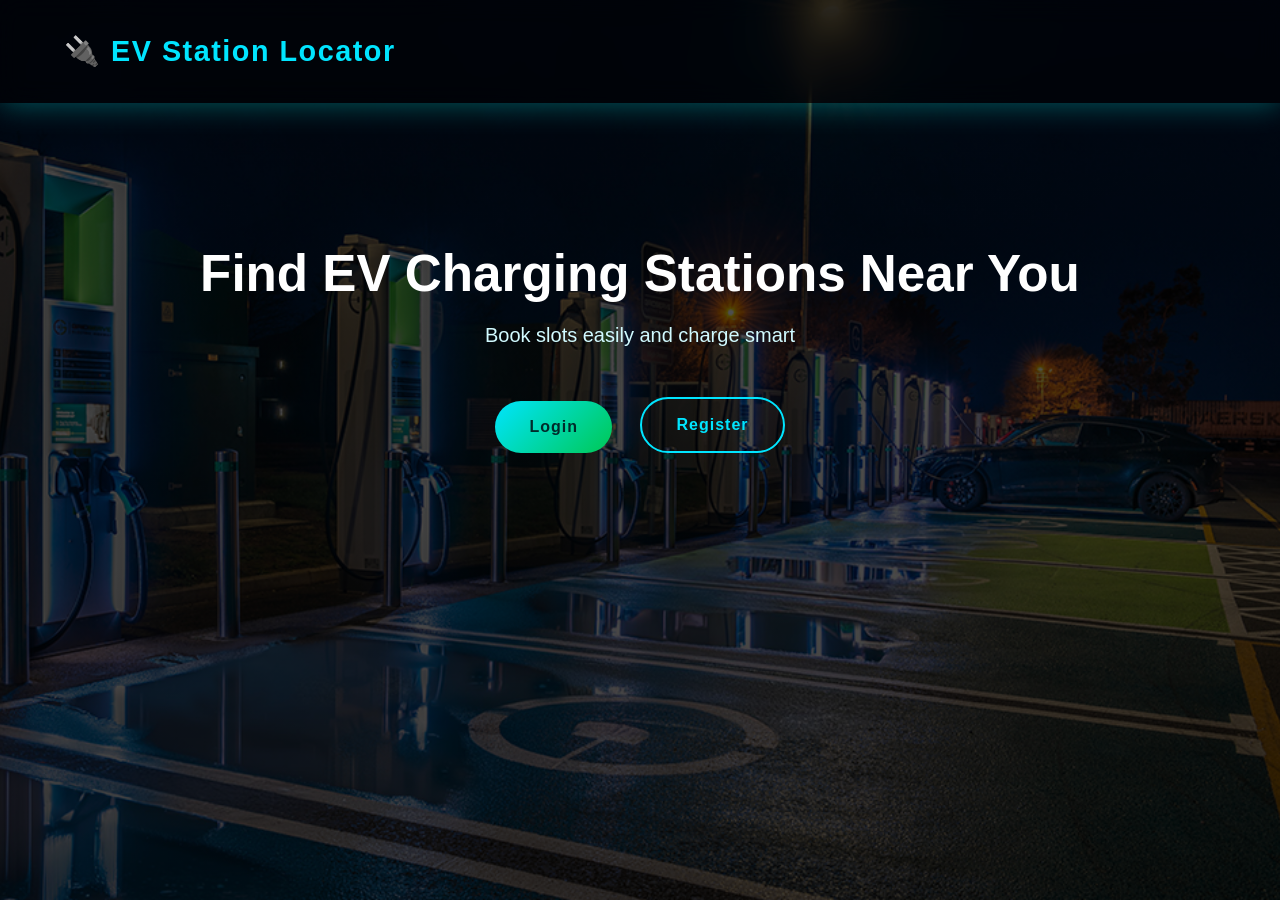
<file: frontend/index.html>
<!DOCTYPE html>
<html lang="en">
<head>
<meta charset="UTF-8">
<title>EV Station Locator</title>

<link rel="stylesheet" href="https://cdn.jsdelivr.net/npm/bootstrap@5.3.2/dist/css/bootstrap.min.css">

<style>
/* ===== Reset ===== */
* {
    margin: 0;
    padding: 0;
    box-sizing: border-box;
    font-family: "Poppins", sans-serif;
}

/* ===== Background (FIRST IMAGE SELECTED) ===== */
body {
    min-height: 100vh;
    background:
        linear-gradient(rgba(0,0,0,0.65), rgba(0,0,0,0.75)),
        url("./assets/back.jpg");
    background-size: cover;
    background-position: center;
    background-attachment: fixed;
    color: #fff;
}

/* ===== Navbar (THICK) ===== */
.nav {
    padding: 30px 0;
    backdrop-filter: blur(12px);
    background: rgba(0, 0, 0, 0.45);
    box-shadow: 0 0 30px rgba(0,255,255,0.35);
}

.maincontainer {
    width: 90%;
    margin: auto;
}

.navload {
    font-size: 1.8rem;
    font-weight: 700;
    letter-spacing: 1.5px;
    color: #00e5ff;
    animation: glow 2s infinite alternate;
}

/* ===== Glow Animation ===== */
@keyframes glow {
    from {
        text-shadow: 0 0 10px #00e5ff;
    }
    to {
        text-shadow: 0 0 30px #00e5ff;
    }
}

/* ===== Hero Section ===== */
.container {
    margin-top: 140px;
    animation: fadeUp 1.2s ease;
}

/* ===== Fade Animation ===== */
@keyframes fadeUp {
    0% {
        opacity: 0;
        transform: translateY(45px);
    }
    100% {
        opacity: 1;
        transform: translateY(0);
    }
}

.container h1 {
    font-size: 3.2rem;
    font-weight: 800;
    margin-bottom: 15px;
}

.container p {
    font-size: 1.25rem;
    color: #d1faff;
    margin-bottom: 35px;
}

/* ===== Buttons ===== */
.loginbtn, .regbtn {
    text-decoration: none;
    padding: 14px 34px;
    margin: 12px;
    border-radius: 40px;
    font-weight: 600;
    letter-spacing: 1px;
    display: inline-block;
    transition: 0.4s ease;
    position: relative;
    overflow: hidden;
}

/* Login Button */
.loginbtn {
    background: linear-gradient(135deg, #00e5ff, #00c853);
    color: #002b2b;
}

/* Register Button */
.regbtn {
    background: transparent;
    border: 2px solid #00e5ff;
    color: #00e5ff;
}

/* Button Shine Effect */
.loginbtn::before, .regbtn::before {
    content: "";
    position: absolute;
    top: 0;
    left: -100%;
    width: 100%;
    height: 100%;
    background: linear-gradient(
        120deg,
        transparent,
        rgba(255,255,255,0.5),
        transparent
    );
    transition: 0.6s;
}

.loginbtn:hover::before,
.regbtn:hover::before {
    left: 100%;
}

/* Hover Effects */
.loginbtn:hover {
    box-shadow: 0 0 30px rgba(0,229,255,0.9);
    transform: translateY(-4px);
}

.regbtn:hover {
    background: rgba(0,229,255,0.18);
    box-shadow: 0 0 25px rgba(0,229,255,0.9);
    transform: translateY(-4px);
}

/* ===== Mobile Responsive ===== */
@media (max-width: 768px) {
    .container h1 {
        font-size: 2.3rem;
    }
}
</style>
</head>

<body>

<nav class="nav">
  <div class="maincontainer">
    <span class="navload">🔌 EV Station Locator</span>
  </div>
</nav>

<div class="container text-center">
  <h1>Find EV Charging Stations Near You</h1>
  <p>Book slots easily and charge smart</p>

  <a href="login.html" class="loginbtn">Login</a>
  <a href="register.html" class="regbtn">Register</a>
</div>

</body>
</html>
</file>
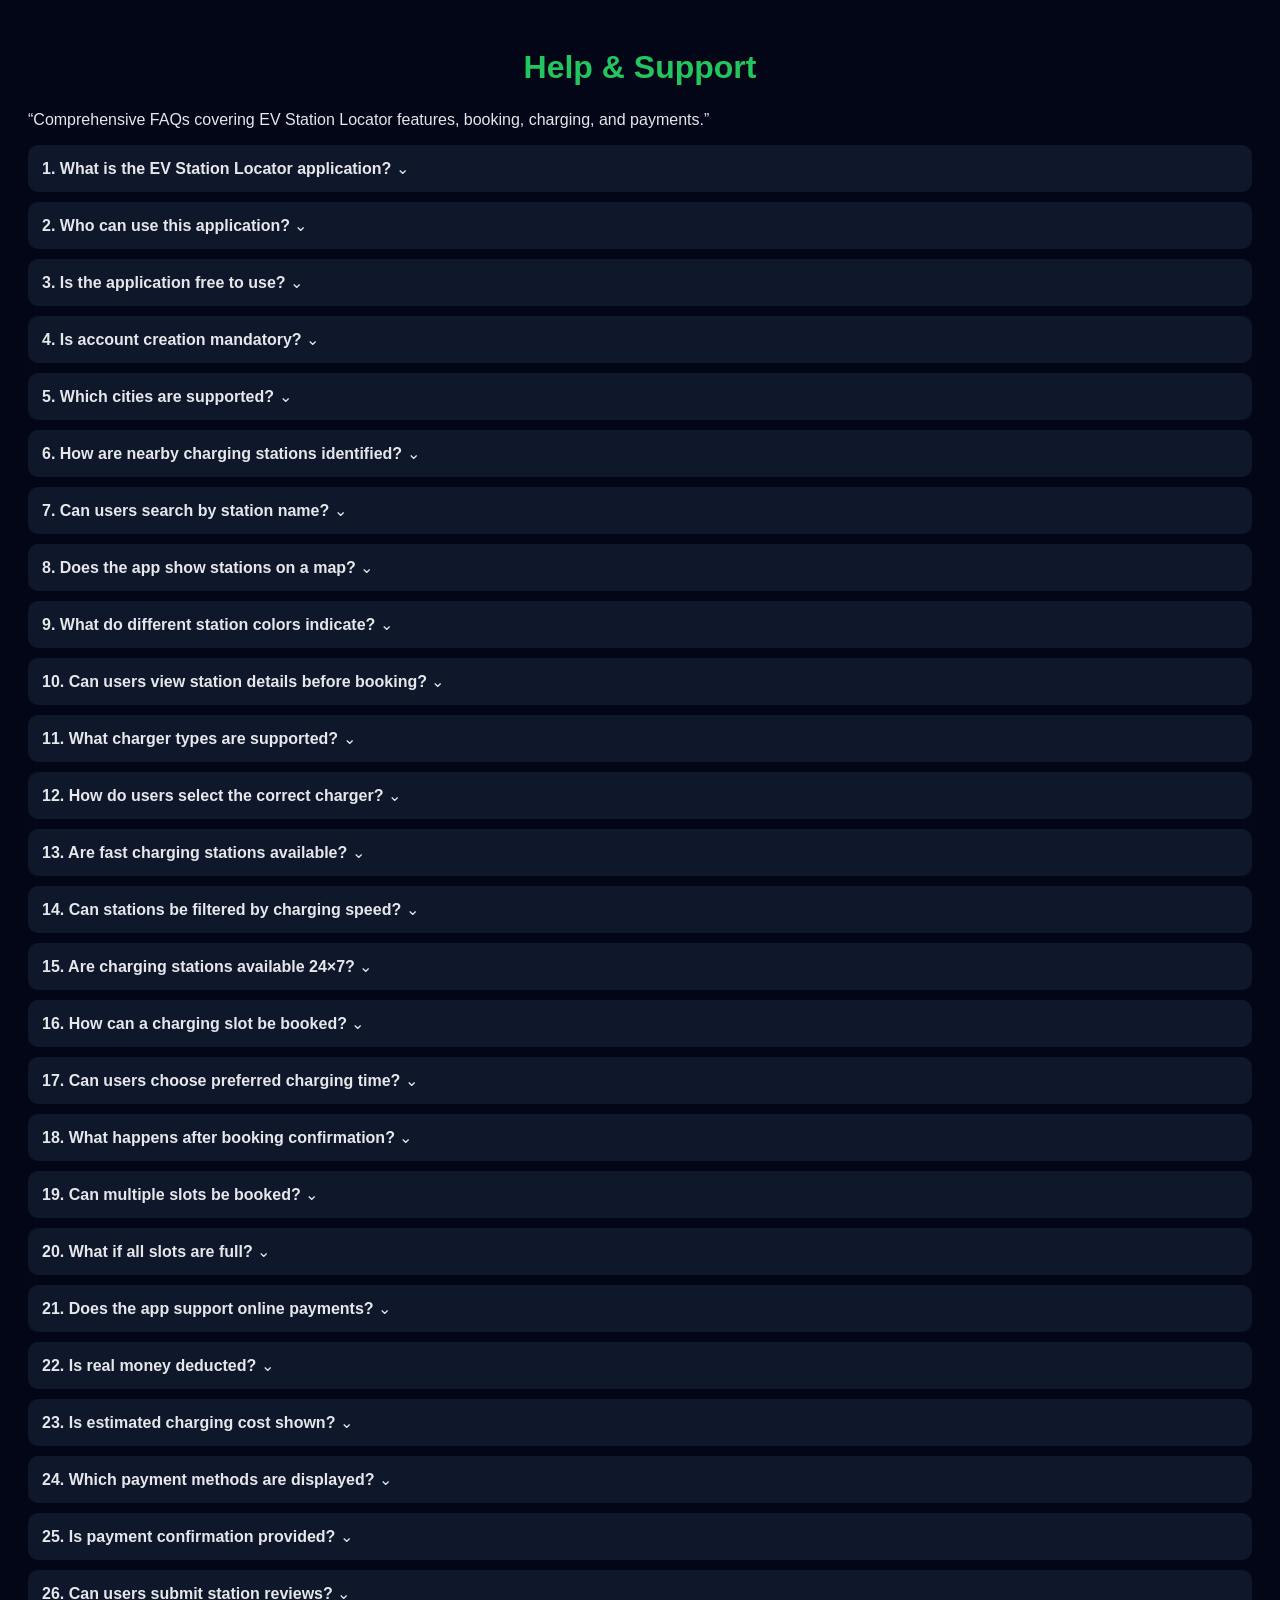
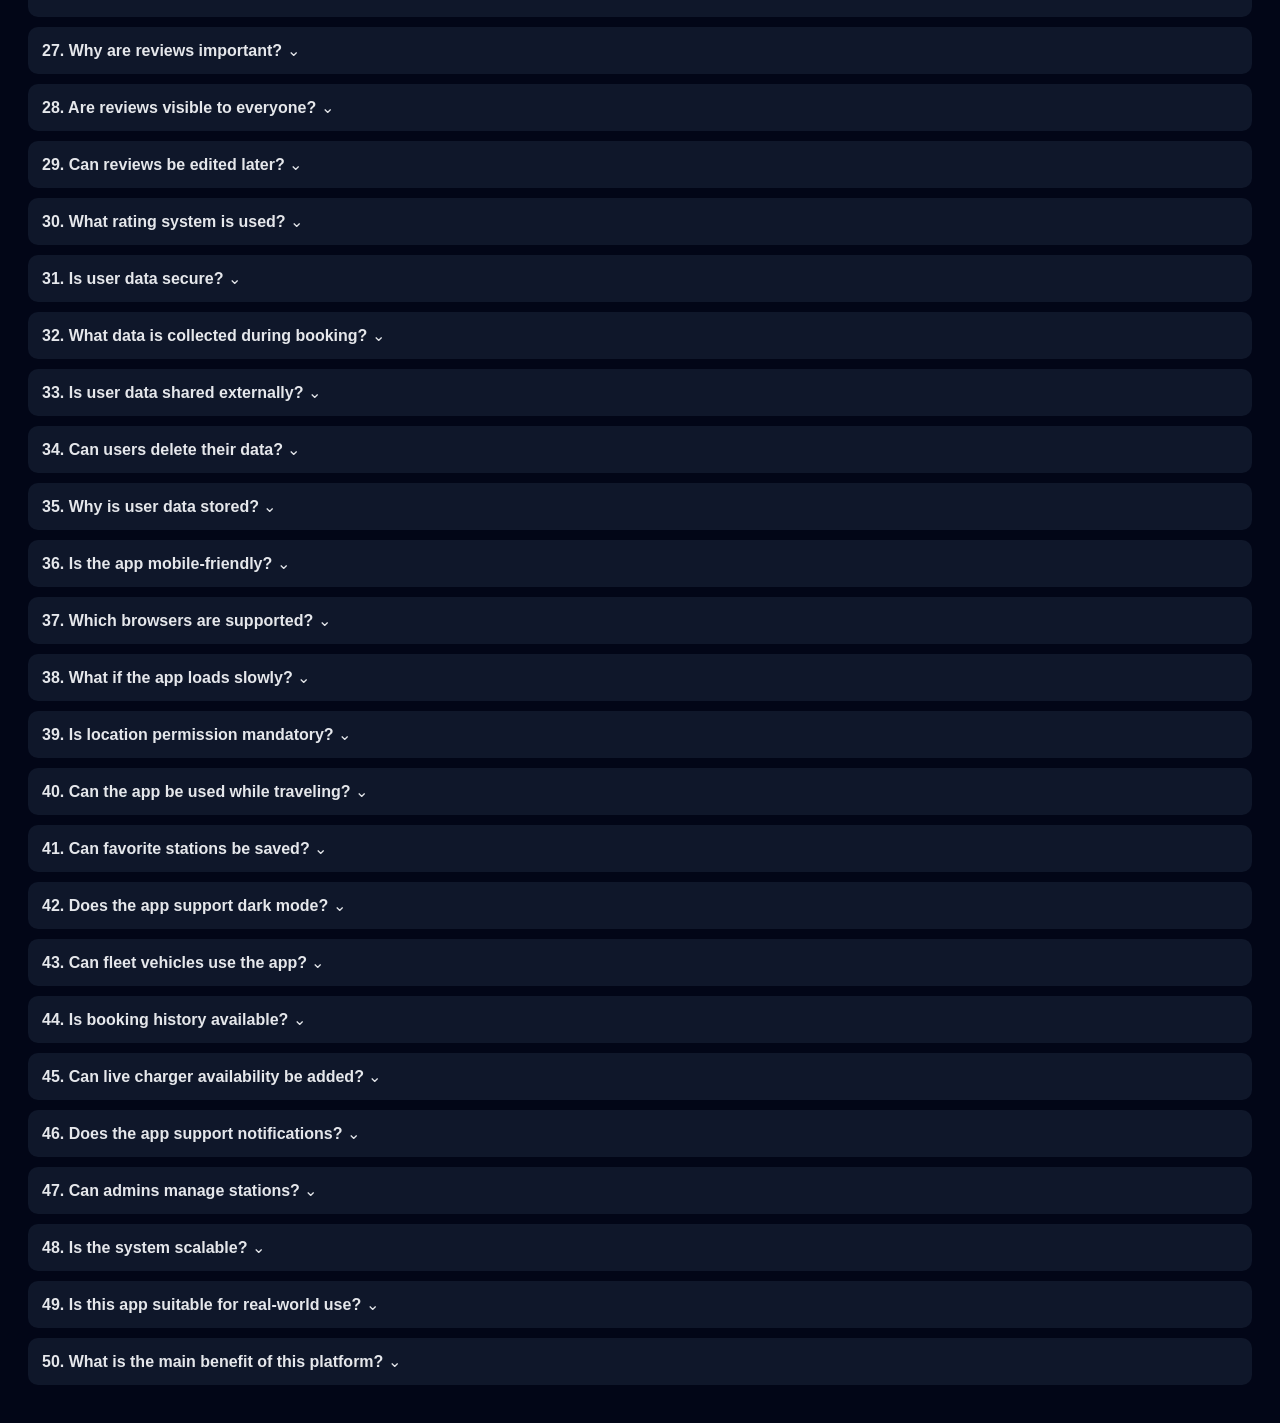
<file: frontend/help.html>
<!DOCTYPE html>
<html lang="en">
<head>
  <meta charset="UTF-8" />
  <title>EV Station Locator | Help & Support</title>
  <meta name="viewport" content="width=device-width, initial-scale=1.0" />
  <link rel="stylesheet" href="./css/help.css" />
</head>
<body>

<div class="help-container">
  <h1>Help & Support</h1>
  <p class="subtitle">
    “Comprehensive FAQs covering EV Station Locator features, booking, charging, and payments.”
  </p>

 <!-- FAQ LIST START -->

<div class="faq">
  <div class="question-row">
    <span class="question">1. What is the EV Station Locator application?</span>
    <span class="icon">⌄</span>
  </div>
  <div class="answer">
    EV Station Locator helps users find nearby EV charging stations, view details, and book charging slots easily.
  </div>
</div>

<div class="faq">
  <div class="question-row">
    <span class="question">2. Who can use this application?</span>
    <span class="icon">⌄</span>
  </div>
  <div class="answer">
    Any electric vehicle owner, taxi driver, or fleet operator can use this application.
  </div>
</div>

<div class="faq">
  <div class="question-row">
    <span class="question">3. Is the application free to use?</span>
    <span class="icon">⌄</span>
  </div>
  <div class="answer">
    Searching and viewing stations is free. Charging costs depend on the selected station.
  </div>
</div>

<div class="faq">
  <div class="question-row">
    <span class="question">4. Is account creation mandatory?</span>
    <span class="icon">⌄</span>
  </div>
  <div class="answer">
    Login is optional for browsing. Booking and feedback require basic user details.
  </div>
</div>

<div class="faq">
  <div class="question-row">
    <span class="question">5. Which cities are supported?</span>
    <span class="icon">⌄</span>
  </div>
  <div class="answer">
    Major cities are supported, and more locations can be added in future updates.
  </div>
</div>

<div class="faq">
  <div class="question-row">
    <span class="question">6. How are nearby charging stations identified?</span>
    <span class="icon">⌄</span>
  </div>
  <div class="answer">
    Stations are displayed based on the city or area entered by the user.
  </div>
</div>

<div class="faq">
  <div class="question-row">
    <span class="question">7. Can users search by station name?</span>
    <span class="icon">⌄</span>
  </div>
  <div class="answer">
    Yes, stations can be searched using station name, city, or area.
  </div>
</div>

<div class="faq">
  <div class="question-row">
    <span class="question">8. Does the app show stations on a map?</span>
    <span class="icon">⌄</span>
  </div>
  <div class="answer">
    Yes, stations are shown visually on an interactive map.
  </div>
</div>

<div class="faq">
  <div class="question-row">
    <span class="question">9. What do different station colors indicate?</span>
    <span class="icon">⌄</span>
  </div>
  <div class="answer">
    Green means available, red means busy, and grey means offline.
  </div>
</div>

<div class="faq">
  <div class="question-row">
    <span class="question">10. Can users view station details before booking?</span>
    <span class="icon">⌄</span>
  </div>
  <div class="answer">
    Yes, charger type, speed, and availability are displayed.
  </div>
</div>

<div class="faq">
  <div class="question-row">
    <span class="question">11. What charger types are supported?</span>
    <span class="icon">⌄</span>
  </div>
  <div class="answer">
    The app supports CCS2, Type 2, and CHAdeMO chargers.
  </div>
</div>

<div class="faq">
  <div class="question-row">
    <span class="question">12. How do users select the correct charger?</span>
    <span class="icon">⌄</span>
  </div>
  <div class="answer">
    Users can match their vehicle connector type with the station charger.
  </div>
</div>

<div class="faq">
  <div class="question-row">
    <span class="question">13. Are fast charging stations available?</span>
    <span class="icon">⌄</span>
  </div>
  <div class="answer">
    Yes, stations specify whether they offer fast or standard charging.
  </div>
</div>

<div class="faq">
  <div class="question-row">
    <span class="question">14. Can stations be filtered by charging speed?</span>
    <span class="icon">⌄</span>
  </div>
  <div class="answer">
    Yes, filters allow users to select fast or normal charging stations.
  </div>
</div>

<div class="faq">
  <div class="question-row">
    <span class="question">15. Are charging stations available 24×7?</span>
    <span class="icon">⌄</span>
  </div>
  <div class="answer">
    Some stations operate 24×7 while others have fixed timings.
  </div>
</div>

<div class="faq">
  <div class="question-row">
    <span class="question">16. How can a charging slot be booked?</span>
    <span class="icon">⌄</span>
  </div>
  <div class="answer">
    Users select a station, choose date and time, and confirm the booking.
  </div>
</div>

<div class="faq">
  <div class="question-row">
    <span class="question">17. Can users choose preferred charging time?</span>
    <span class="icon">⌄</span>
  </div>
  <div class="answer">
    Yes, users can select their desired start time and duration.
  </div>
</div>

<div class="faq">
  <div class="question-row">
    <span class="question">18. What happens after booking confirmation?</span>
    <span class="icon">⌄</span>
  </div>
  <div class="answer">
    Booking details are saved and displayed in the booking summary.
  </div>
</div>

<div class="faq">
  <div class="question-row">
    <span class="question">19. Can multiple slots be booked?</span>
    <span class="icon">⌄</span>
  </div>
  <div class="answer">
    Yes, users can make multiple bookings based on availability.
  </div>
</div>

<div class="faq">
  <div class="question-row">
    <span class="question">20. What if all slots are full?</span>
    <span class="icon">⌄</span>
  </div>
  <div class="answer">
    The app notifies users and suggests alternative slots or stations.
  </div>
</div>

<div class="faq">
  <div class="question-row">
    <span class="question">21. Does the app support online payments?</span>
    <span class="icon">⌄</span>
  </div>
  <div class="answer">
    Yes, a simulated payment flow is included for demonstration.
  </div>
</div>

<div class="faq">
  <div class="question-row">
    <span class="question">22. Is real money deducted?</span>
    <span class="icon">⌄</span>
  </div>
  <div class="answer">
    No, this is a demo project and no real transactions occur.
  </div>
</div>

<div class="faq">
  <div class="question-row">
    <span class="question">23. Is estimated charging cost shown?</span>
    <span class="icon">⌄</span>
  </div>
  <div class="answer">
    Yes, estimated charging cost is displayed before payment.
  </div>
</div>

<div class="faq">
  <div class="question-row">
    <span class="question">24. Which payment methods are displayed?</span>
    <span class="icon">⌄</span>
  </div>
  <div class="answer">
    Card-based payment UI is shown for demonstration purposes.
  </div>
</div>

<div class="faq">
  <div class="question-row">
    <span class="question">25. Is payment confirmation provided?</span>
    <span class="icon">⌄</span>
  </div>
  <div class="answer">
    Yes, a success message confirms payment completion.
  </div>
</div>

<div class="faq">
  <div class="question-row">
    <span class="question">26. Can users submit station reviews?</span>
    <span class="icon">⌄</span>
  </div>
  <div class="answer">
    Yes, users can submit ratings and feedback for stations.
  </div>
</div>

<div class="faq">
  <div class="question-row">
    <span class="question">27. Why are reviews important?</span>
    <span class="icon">⌄</span>
  </div>
  <div class="answer">
    Reviews help other users choose better charging stations.
  </div>
</div>

<div class="faq">
  <div class="question-row">
    <span class="question">28. Are reviews visible to everyone?</span>
    <span class="icon">⌄</span>
  </div>
  <div class="answer">
    Yes, all submitted reviews are publicly visible.
  </div>
</div>

<div class="faq">
  <div class="question-row">
    <span class="question">29. Can reviews be edited later?</span>
    <span class="icon">⌄</span>
  </div>
  <div class="answer">
    Currently, reviews cannot be edited after submission.
  </div>
</div>

<div class="faq">
  <div class="question-row">
    <span class="question">30. What rating system is used?</span>
    <span class="icon">⌄</span>
  </div>
  <div class="answer">
    A 1 to 5-star rating system is used.
  </div>
</div>

<div class="faq">
  <div class="question-row">
    <span class="question">31. Is user data secure?</span>
    <span class="icon">⌄</span>
  </div>
  <div class="answer">
    Yes, all user data is stored securely.
  </div>
</div>

<div class="faq">
  <div class="question-row">
    <span class="question">32. What data is collected during booking?</span>
    <span class="icon">⌄</span>
  </div>
  <div class="answer">
    Basic details like name, vehicle type, date, and station.
  </div>
</div>

<div class="faq">
  <div class="question-row">
    <span class="question">33. Is user data shared externally?</span>
    <span class="icon">⌄</span>
  </div>
  <div class="answer">
    No, user data is not shared with third parties.
  </div>
</div>

<div class="faq">
  <div class="question-row">
    <span class="question">34. Can users delete their data?</span>
    <span class="icon">⌄</span>
  </div>
  <div class="answer">
    Data deletion is currently managed by administrators.
  </div>
</div>

<div class="faq">
  <div class="question-row">
    <span class="question">35. Why is user data stored?</span>
    <span class="icon">⌄</span>
  </div>
  <div class="answer">
    Data is stored for records, analytics, and improvements.
  </div>
</div>

<div class="faq">
  <div class="question-row">
    <span class="question">36. Is the app mobile-friendly?</span>
    <span class="icon">⌄</span>
  </div>
  <div class="answer">
    Yes, the app is fully responsive for mobile devices.
  </div>
</div>

<div class="faq">
  <div class="question-row">
    <span class="question">37. Which browsers are supported?</span>
    <span class="icon">⌄</span>
  </div>
  <div class="answer">
    Modern browsers like Chrome, Edge, and Firefox.
  </div>
</div>

<div class="faq">
  <div class="question-row">
    <span class="question">38. What if the app loads slowly?</span>
    <span class="icon">⌄</span>
  </div>
  <div class="answer">
    Slow loading may be due to internet or network issues.
  </div>
</div>

<div class="faq">
  <div class="question-row">
    <span class="question">39. Is location permission mandatory?</span>
    <span class="icon">⌄</span>
  </div>
  <div class="answer">
    No, users can manually search by city or area.
  </div>
</div>

<div class="faq">
  <div class="question-row">
    <span class="question">40. Can the app be used while traveling?</span>
    <span class="icon">⌄</span>
  </div>
  <div class="answer">
    Yes, it helps reduce range anxiety during trips.
  </div>
</div>

<div class="faq">
  <div class="question-row">
    <span class="question">41. Can favorite stations be saved?</span>
    <span class="icon">⌄</span>
  </div>
  <div class="answer">
    This feature is planned for future updates.
  </div>
</div>

<div class="faq">
  <div class="question-row">
    <span class="question">42. Does the app support dark mode?</span>
    <span class="icon">⌄</span>
  </div>
  <div class="answer">
    Yes, the app uses a dark-themed interface.
  </div>
</div>

<div class="faq">
  <div class="question-row">
    <span class="question">43. Can fleet vehicles use the app?</span>
    <span class="icon">⌄</span>
  </div>
  <div class="answer">
    Yes, fleet owners can manage multiple bookings.
  </div>
</div>

<div class="faq">
  <div class="question-row">
    <span class="question">44. Is booking history available?</span>
    <span class="icon">⌄</span>
  </div>
  <div class="answer">
    Yes, users can view previous bookings.
  </div>
</div>

<div class="faq">
  <div class="question-row">
    <span class="question">45. Can live charger availability be added?</span>
    <span class="icon">⌄</span>
  </div>
  <div class="answer">
    Yes, live availability is planned for future versions.
  </div>
</div>

<div class="faq">
  <div class="question-row">
    <span class="question">46. Does the app support notifications?</span>
    <span class="icon">⌄</span>
  </div>
  <div class="answer">
    Notifications can be added for booking updates.
  </div>
</div>

<div class="faq">
  <div class="question-row">
    <span class="question">47. Can admins manage stations?</span>
    <span class="icon">⌄</span>
  </div>
  <div class="answer">
    Yes, admins can manage stations via backend.
  </div>
</div>

<div class="faq">
  <div class="question-row">
    <span class="question">48. Is the system scalable?</span>
    <span class="icon">⌄</span>
  </div>
  <div class="answer">
    Yes, new stations and cities can be added easily.
  </div>
</div>

<div class="faq">
  <div class="question-row">
    <span class="question">49. Is this app suitable for real-world use?</span>
    <span class="icon">⌄</span>
  </div>
  <div class="answer">
    Yes, it follows real-world EV charging workflows.
  </div>
</div>

<div class="faq">
  <div class="question-row">
    <span class="question">50. What is the main benefit of this platform?</span>
    <span class="icon">⌄</span>
  </div>
  <div class="answer">
    It simplifies EV charging by combining search, booking, and payments.
  </div>
</div>

<!-- FAQ LIST END -->


<script src="./js/help.js"></script>
</body>
</html>
</file>
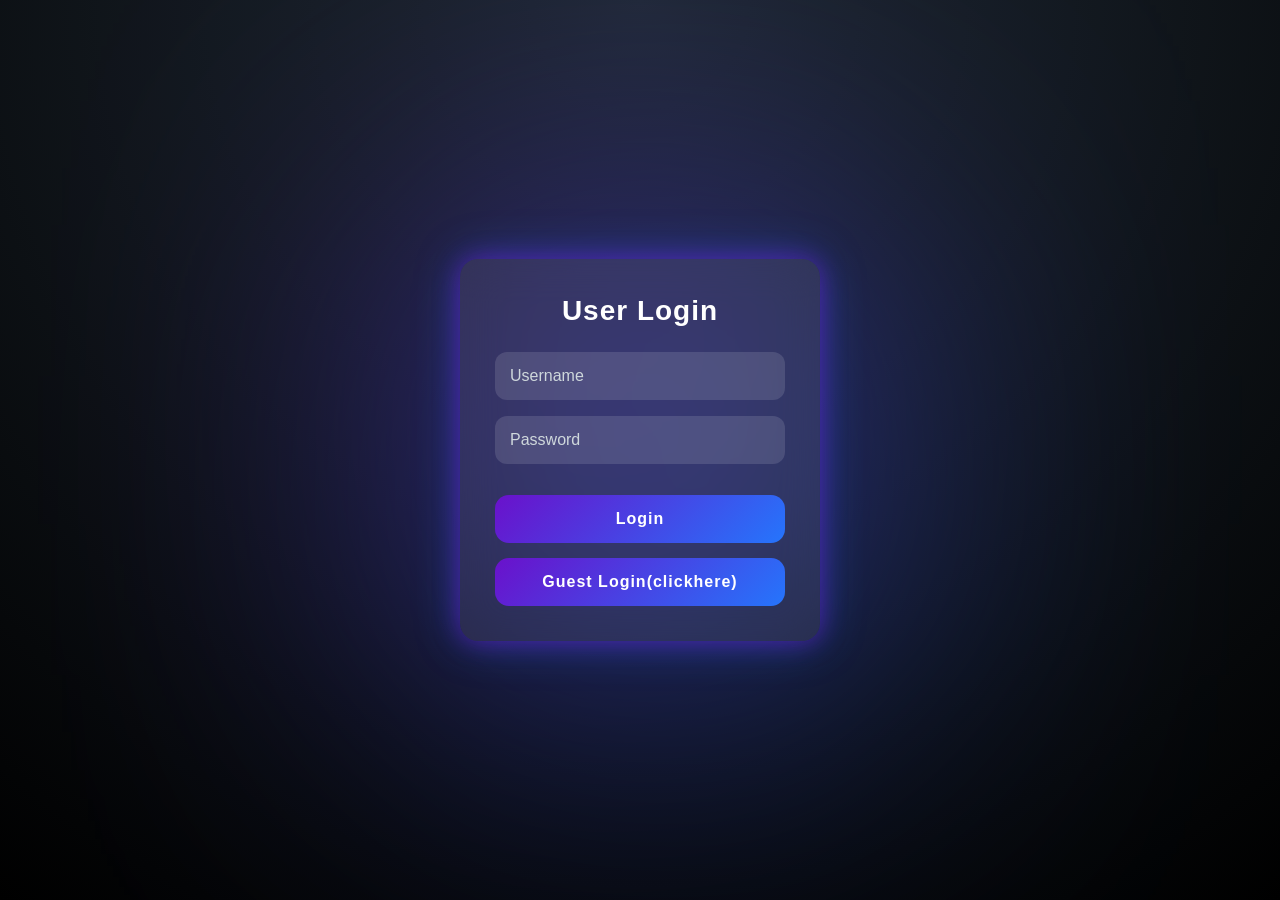
<file: frontend/login.html>
<!DOCTYPE html>
<html lang="en">
<head>
<meta charset="UTF-8">
<title>User Login</title>

<link rel="stylesheet" href="https://cdn.jsdelivr.net/npm/bootstrap@5.3.2/dist/css/bootstrap.min.css">

<style>
/* ===== Global Reset ===== */
* {
    margin: 0;
    padding: 0;
    box-sizing: border-box;
    font-family: "Poppins", sans-serif;
}

/* ===== Background ===== */
body {
    min-height: 100vh;
    display: flex;
    justify-content: center;
    align-items: center;
    background: radial-gradient(circle at top, #1f2933, #000);
    overflow: hidden;
}

/* ===== Floating Gradient Blur ===== */
body::before {
    content: "";
    position: absolute;
    width: 450px;
    height: 450px;
    background: linear-gradient(135deg, #6a11cb, #2575fc);
    filter: blur(150px);
    opacity: 0.6;
}

/* ===== Login Card ===== */
.login-card {
    width: 360px;
    padding: 35px;
    border-radius: 18px;
    background: rgba(255, 255, 255, 0.08);
    backdrop-filter: blur(20px);
    box-shadow:
        0 0 25px rgba(106, 17, 203, 0.6),
        0 0 45px rgba(37, 117, 252, 0.4);
    animation: popup 0.9s ease;
    position: relative;
    z-index: 1;
}

/* ===== Card Animation ===== */
@keyframes popup {
    0% {
        transform: scale(0.6) translateY(40px);
        opacity: 0;
    }
    100% {
        transform: scale(1) translateY(0);
        opacity: 1;
    }
}

/* ===== Title ===== */
.login-card h3 {
    text-align: center;
    color: #fff;
    font-weight: 600;
    margin-bottom: 25px;
    letter-spacing: 1px;
}

/* ===== Inputs ===== */
.login-card input {
    background: rgba(255, 255, 255, 0.12);
    border: none;
    border-radius: 12px;
    padding: 12px 15px;
    color: #fff;
    transition: 0.3s ease;
}

.login-card input::placeholder {
    color: #cfd8dc;
}

.login-card input:focus {
    outline: none;
    box-shadow: 0 0 12px rgba(106, 17, 203, 0.9);
    transform: scale(1.03);
}

/* ===== Button ===== */
.loginbtn {
    width: 100%;
    margin-top: 15px;
    padding: 12px;
    border-radius: 14px;
    border: none;
    background: linear-gradient(135deg, #6a11cb, #2575fc);
    color: #fff;
    font-weight: 600;
    letter-spacing: 1px;
    cursor: pointer;
    position: relative;
    overflow: hidden;
    transition: 0.4s ease;
}

/* ===== Button Shine ===== */
.loginbtn::before {
    content: "";
    position: absolute;
    top: 0;
    left: -100%;
    width: 100%;
    height: 100%;
    background: linear-gradient(
        120deg,
        transparent,
        rgba(255,255,255,0.4),
        transparent
    );
    transition: 0.6s;
}

.loginbtn:hover::before {
    left: 100%;
}

/* ===== Button Hover ===== */
.loginbtn:hover {
    box-shadow:
        0 0 15px rgba(106, 17, 203, 1),
        0 0 35px rgba(37, 117, 252, 0.8);
    transform: translateY(-2px);
}

.loginbtn:active {
    transform: scale(0.97);
}
</style>
</head>

<body>

<div class="login-card">
    <h3>User Login</h3>

    <input id="username" class="form-control mb-3" placeholder="Username">
    <input id="password" type="password" class="form-control mb-3" placeholder="Password">

    <button class="loginbtn" onclick="login()">Login</button>
        <button class="loginbtn" onclick="loginn()">Guest Login(clickhere)</button>
</div>

<script>
function login(){
    alert("Login Successful ✨");
}

function loginn(){
  window.location.href="./mainpage.html"
}

</script>

<script src="js/common.js"></script>
<script src="js/auth.js"></script>
</body>
</html>
</file>
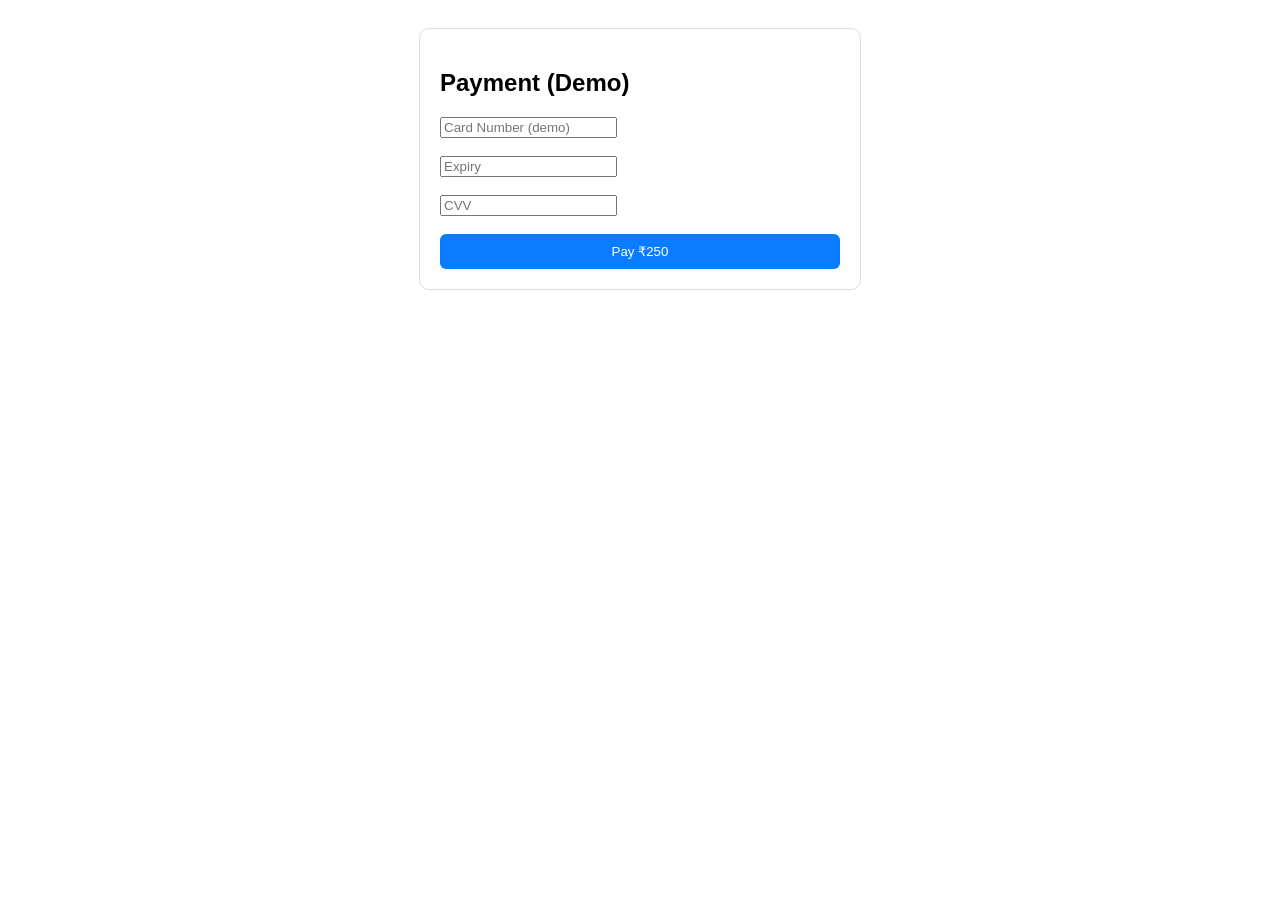
<file: frontend/paydemo.html>
<!DOCTYPE html>
<html>
<head>
<title>Payment</title>
<meta name="viewport" content="width=device-width, initial-scale=1.0">
<style>
body {
  font-family: Arial;
  padding: 20px;
}
.card {
  max-width: 400px;
  margin: auto;
  border: 1px solid #ddd;
  padding: 20px;
  border-radius: 10px;
}
button {
  width: 100%;
  padding: 10px;
  background: #0a7cff;
  color: #fff;
  border: none;
  border-radius: 6px;
}
</style>
</head>
<body>

<div class="card">
  <h2>Payment (Demo)</h2>
  <p id="details"></p>

  <input placeholder="Card Number (demo)" /><br><br>
  <input placeholder="Expiry" /><br><br>
  <input placeholder="CVV" /><br><br>

  <button onclick="completePayment()">Pay ₹250</button>
</div>

<script>
const booking = JSON.parse(localStorage.getItem("currentBooking"));
document.getElementById("details").innerText =
  booking.station + " | Slot: " + booking.slot;

function completePayment() {
  let history = JSON.parse(localStorage.getItem("history")) || [];
  history.push(booking);
  localStorage.setItem("history", JSON.stringify(history));
  alert("Payment Successful (Demo)");
  window.location.href = "history.html";
}
</script>

</body>
</html>
</file>
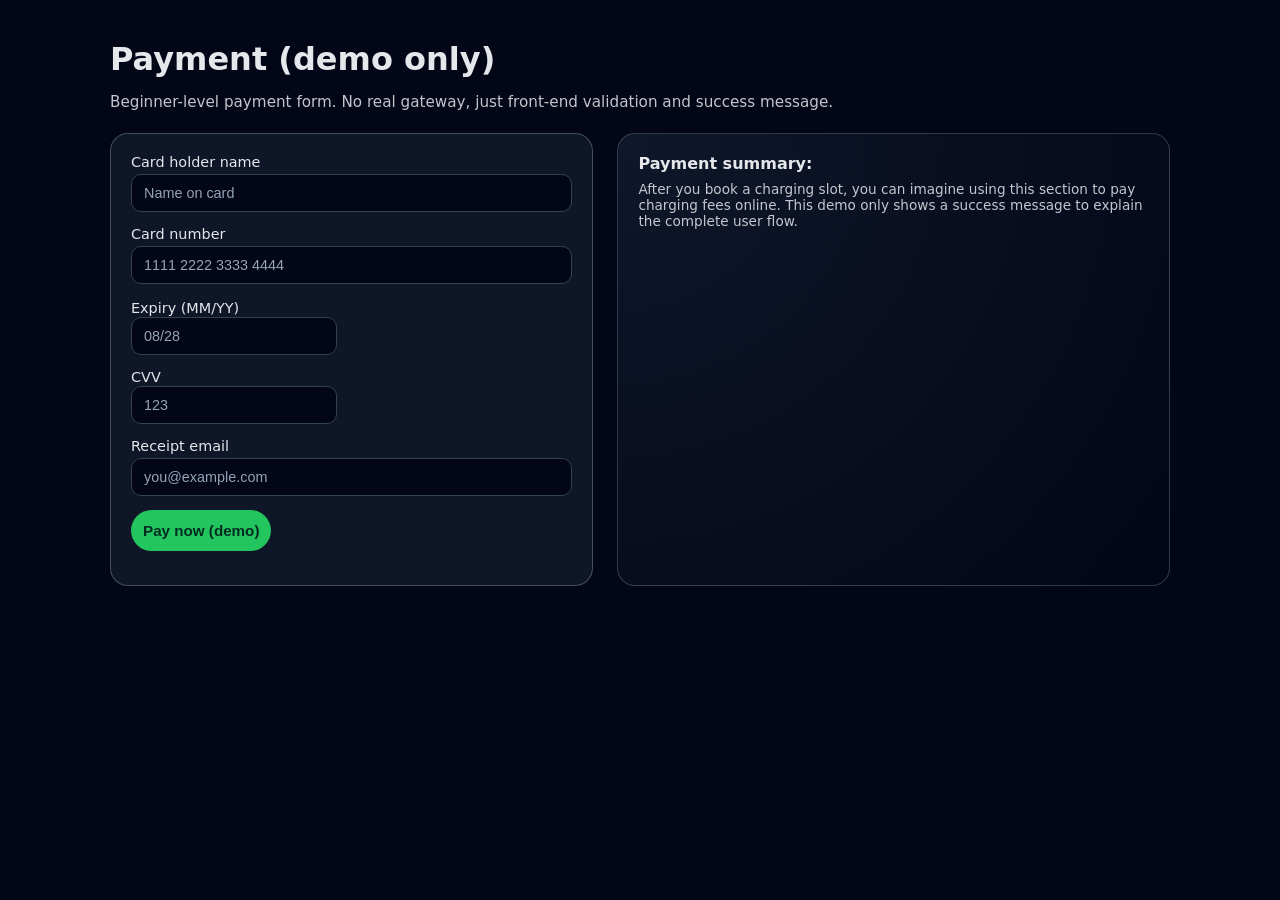
<file: frontend/payment.html>
<!DOCTYPE html>
<html lang="en">
<head>
<meta charset="UTF-8">
<meta name="viewport" content="width=device-width, initial-scale=1.0">

<title>Payment (Demo Only)</title>

<style>
/* ================= BASE STYLES ================= */
* {
  box-sizing: border-box;
}

body {
  margin: 0;
  font-family: system-ui, -apple-system, BlinkMacSystemFont, sans-serif;
  background: #020617;
  color: #e5e7eb;
}

.container {
  max-width: 1100px;
  margin: 40px auto;
  padding: 0 20px;
}

.section-header {
  margin-bottom: 22px;
}

.section-header h2 {
  margin: 0 0 6px;
  font-size: 2rem;
}

.section-header p {
  opacity: 0.85;
  font-size: 0.95rem;
}

.small-text {
  font-size: 0.85rem;
  opacity: 0.85;
}

/* ================= PAYMENT GRID ================= */
.payment-grid {
  display: grid;
  grid-template-columns: minmax(0, 1.4fr) minmax(0, 1.6fr);
  gap: 24px;
}

/* ================= PANELS ================= */
.payment-panel {
  background: rgba(15, 23, 42, 0.96);
  border-radius: 18px;
  border: 1px solid rgba(148, 163, 184, 0.4);
  padding: 20px;
}

.payment-summary {
  background: radial-gradient(circle at top left, #0f172a, #020617);
  border-radius: 18px;
  border: 1px solid rgba(148, 163, 184, 0.3);
  padding: 20px;
}

/* ================= FORM ================= */
.form-row {
  display: flex;
  flex-direction: column;
  margin-bottom: 14px;
}

.form-row label {
  margin-bottom: 4px;
  font-size: 0.9rem;
}

.form-row input {
  padding: 10px 12px;
  border-radius: 10px;
  border: 1px solid #334155;
  background: #020617;
  color: #fff;
  font-size: 0.9rem;
}

.form-row input::placeholder {
  color: #94a3b8;
}

.row-flex {
  display: flex;
  gap: 12px;
}

.row-flex > div {
  flex: 1;
}

/* ================= BUTTON ================= */
.btn {
  padding: 12px;
  border-radius: 999px;
  border: none;
  cursor: pointer;
  font-size: 0.95rem;
}

.btn-primary {
  background: #22c55e;
  color: #022c22;
  font-weight: 600;
}

/* ================= TABLET ================= */
@media (max-width: 900px) {
  .payment-grid {
    grid-template-columns: 1fr;
  }

  .container {
    margin: 30px auto;
  }
}

/* ================= MOBILE ================= */
@media (max-width: 600px) {
  .container {
    margin: 20px auto;
    padding: 0 14px;
  }

  .section-header h2 {
    font-size: 1.5rem;
  }

  .payment-panel,
  .payment-summary {
    padding: 16px;
    border-radius: 14px;
  }

  .row-flex {
    flex-direction: column;
  }

  .btn-primary {
    width: 100%;
    margin-top: 6px;
  }
}
</style>
</head>

<body>

<section id="payment">
  <div class="container">

    <div class="section-header">
      <h2>Payment (demo only)</h2>
      <p>
        Beginner-level payment form. No real gateway,
        just front-end validation and success message.
      </p>
    </div>

    <div class="payment-grid">

      <!-- PAYMENT FORM -->
      <div class="payment-panel">
        <form id="paymentForm">

          <div class="form-row">
            <label for="payName">Card holder name</label>
            <input type="text" id="payName" placeholder="Name on card" required>
          </div>

          <div class="form-row">
            <label for="payCard">Card number</label>
            <input type="text" id="payCard" maxlength="19"
                   placeholder="1111 2222 3333 4444" required>
          </div>

          <div class="form-row row-flex">
            <div>
              <label for="payExpiry">Expiry (MM/YY)</label> <br>
              <input type="text" id="payExpiry" maxlength="5"
                     placeholder="08/28" required>
            </div>
            <div>
              <label for="payCvv">CVV</label> <br>
              <input type="password" id="payCvv" maxlength="4"
                     placeholder="123" required>
            </div>
          </div>

          <div class="form-row">
            <label for="payEmail">Receipt email</label>
            <input type="email" id="payEmail"
                   placeholder="you@example.com" required>
          </div>

          <button type="submit" class="btn btn-primary">
            Pay now (demo)
          </button>

          <p id="paymentStatus" class="small-text" style="margin-top:10px;"></p>
        </form>
      </div>

      <!-- SUMMARY -->
      <div class="payment-summary">
        <strong>Payment summary:</strong>
        <p class="small-text" style="margin-top:8px;">
          After you book a charging slot, you can imagine
          using this section to pay charging fees online.
          This demo only shows a success message to explain
          the complete user flow.
        </p>
      </div>

    </div>
  </div>
</section>

<script>
/* ================= PAYMENT LOGIC ================= */
document.getElementById("paymentForm").addEventListener("submit", function (e) {
  e.preventDefault();

  document.getElementById("paymentStatus").textContent =
    "Payment successful ✅";

  // ✅ CLEAR EVERYTHING
  localStorage.removeItem("bookingDone");

  setTimeout(() => {
    window.location.href = "mainpage.html";
  }, 1500);
});


</script>

</body>
</html>
</file>
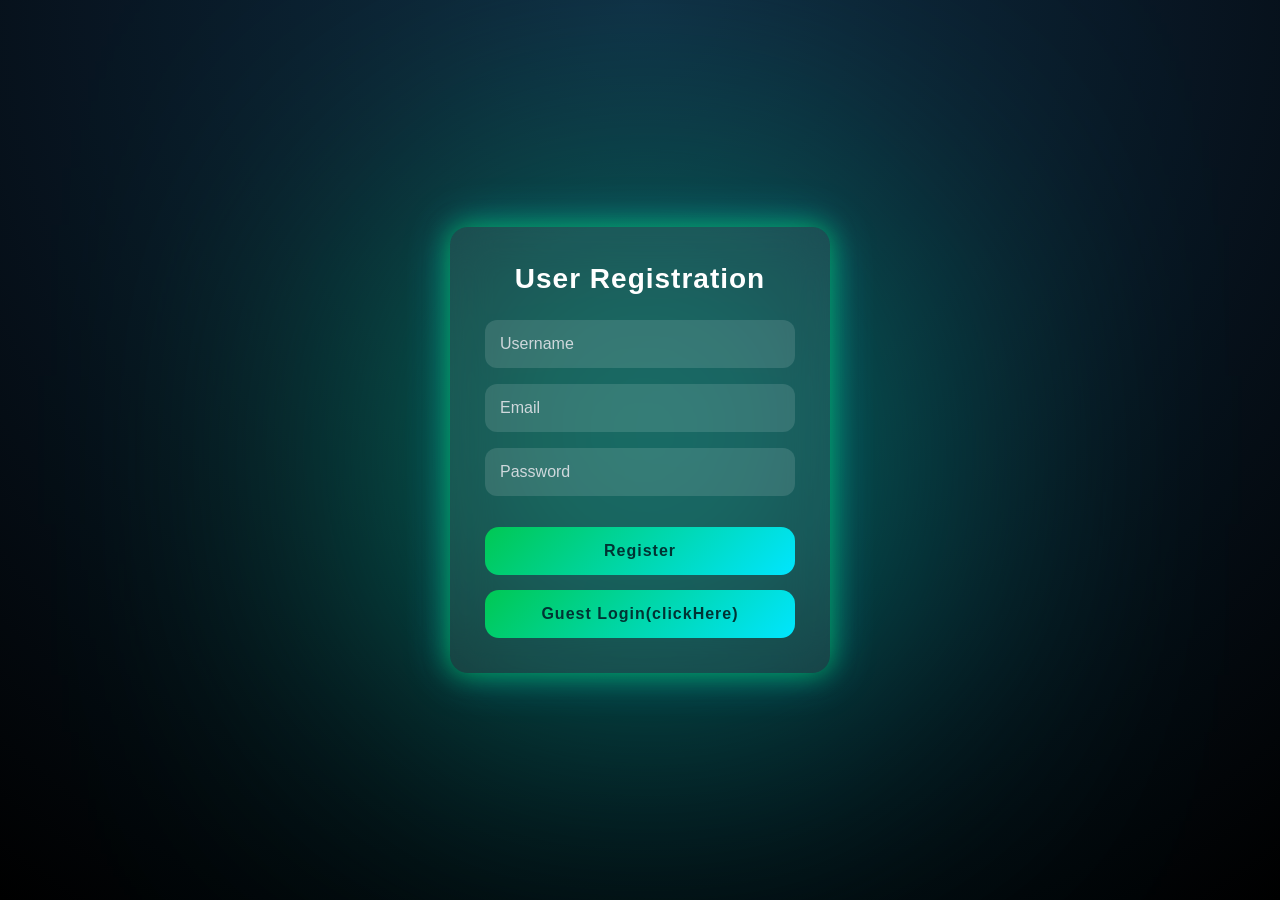
<file: frontend/register.html>
<!DOCTYPE html>
<html lang="en">
<head>
<meta charset="UTF-8">
<title>User Registration</title>

<link rel="stylesheet" href="https://cdn.jsdelivr.net/npm/bootstrap@5.3.2/dist/css/bootstrap.min.css">

<style>
/* ===== Reset ===== */
* {
    margin: 0;
    padding: 0;
    box-sizing: border-box;
    font-family: "Poppins", sans-serif;
}

/* ===== Background ===== */
body {
    min-height: 100vh;
    display: flex;
    justify-content: center;
    align-items: center;
    background: radial-gradient(circle at top, #102a43, #000);
    overflow: hidden;
}

/* ===== Floating Glow ===== */
body::before {
    content: "";
    position: absolute;
    width: 450px;
    height: 450px;
    background: linear-gradient(135deg, #00c853, #00e5ff);
    filter: blur(150px);
    opacity: 0.6;
}

/* ===== Register Card ===== */
.register-card {
    width: 380px;
    padding: 35px;
    border-radius: 18px;
    background: rgba(255, 255, 255, 0.08);
    backdrop-filter: blur(20px);
    box-shadow:
        0 0 25px rgba(0, 200, 83, 0.6),
        0 0 45px rgba(0, 229, 255, 0.4);
    animation: popup 0.9s ease;
    position: relative;
    z-index: 1;
}

/* ===== Animation ===== */
@keyframes popup {
    0% {
        transform: scale(0.6) translateY(40px);
        opacity: 0;
    }
    100% {
        transform: scale(1) translateY(0);
        opacity: 1;
    }
}

/* ===== Title ===== */
.register-card h3 {
    text-align: center;
    color: #fff;
    font-weight: 600;
    margin-bottom: 25px;
    letter-spacing: 1px;
}

/* ===== Inputs ===== */
.register-card input {
    background: rgba(255, 255, 255, 0.12);
    border: none;
    border-radius: 12px;
    padding: 12px 15px;
    color: #fff;
    transition: 0.3s ease;
}

.register-card input::placeholder {
    color: #cfd8dc;
}

.register-card input:focus {
    outline: none;
    box-shadow: 0 0 12px rgba(0, 229, 255, 0.9);
    transform: scale(1.03);
}

/* ===== Button ===== */
.loginbtn {
    width: 100%;
    margin-top: 15px;
    padding: 12px;
    border-radius: 14px;
    border: none;
    background: linear-gradient(135deg, #00c853, #00e5ff);
    color: #003333;
    font-weight: 600;
    letter-spacing: 1px;
    cursor: pointer;
    position: relative;
    overflow: hidden;
    transition: 0.4s ease;
}

/* ===== Button Shine ===== */
.loginbtn::before {
    content: "";
    position: absolute;
    top: 0;
    left: -100%;
    width: 100%;
    height: 100%;
    background: linear-gradient(
        120deg,
        transparent,
        rgba(255,255,255,0.5),
        transparent
    );
    transition: 0.6s;
}

.loginbtn:hover::before {
    left: 100%;
}

/* ===== Button Hover ===== */
.loginbtn:hover {
    box-shadow:
        0 0 18px rgba(0, 200, 83, 1),
        0 0 40px rgba(0, 229, 255, 0.8);
    transform: translateY(-2px);
}

.loginbtn:active {
    transform: scale(0.97);
}
</style>
</head>

<body>

<div class="register-card">
    <h3>User Registration</h3>

    <input id="username" class="form-control mb-3" placeholder="Username">
    <input id="email" class="form-control mb-3" placeholder="Email">
    <input id="password" type="password" class="form-control mb-3" placeholder="Password">

    <button class="loginbtn" onclick="register()">Register</button>
      <button class="loginbtn" onclick="registerr()">Guest Login(clickHere)</button>
</div>

<script>
function register(){
    alert("Registration Successful 🎉");
}
function registerr(){
    window.location.href='./mainpage.html'
}

</script>

<script src="js/common.js"></script>
<script src="js/auth.js"></script>


</body>
</html>
</file>
<file: frontend/css/help.css>
body {
  background: #020617;
  color: #e5e7eb;
  font-family: Arial, sans-serif;
  padding: 20px;
}

.faq-container {
  max-width: 900px;
  margin: auto;
}

h1 {
  text-align: center;
  color: #22c55e;
  margin-bottom: 25px;
}

.faq {
  background: #0f172a;
  padding: 14px;
  border-radius: 10px;
  margin-bottom: 10px;
  cursor: pointer;
}

.question {
  font-weight: 600;
}

.answer {
  display: none;
  margin-top: 8px;
  color: #cbd5f5;
  font-size: 0.9rem;
}

.back-btn {
  margin-top: 20px;
  padding: 10px 18px;
  border-radius: 999px;
  border: none;
  background: #22c55e;
  color: #020617;
  cursor: pointer;
}

/* 📱 MOBILE */
@media (max-width: 600px) {
  h1 { font-size: 1.2rem; }
  .question { font-size: 0.9rem; }
}
</file>
